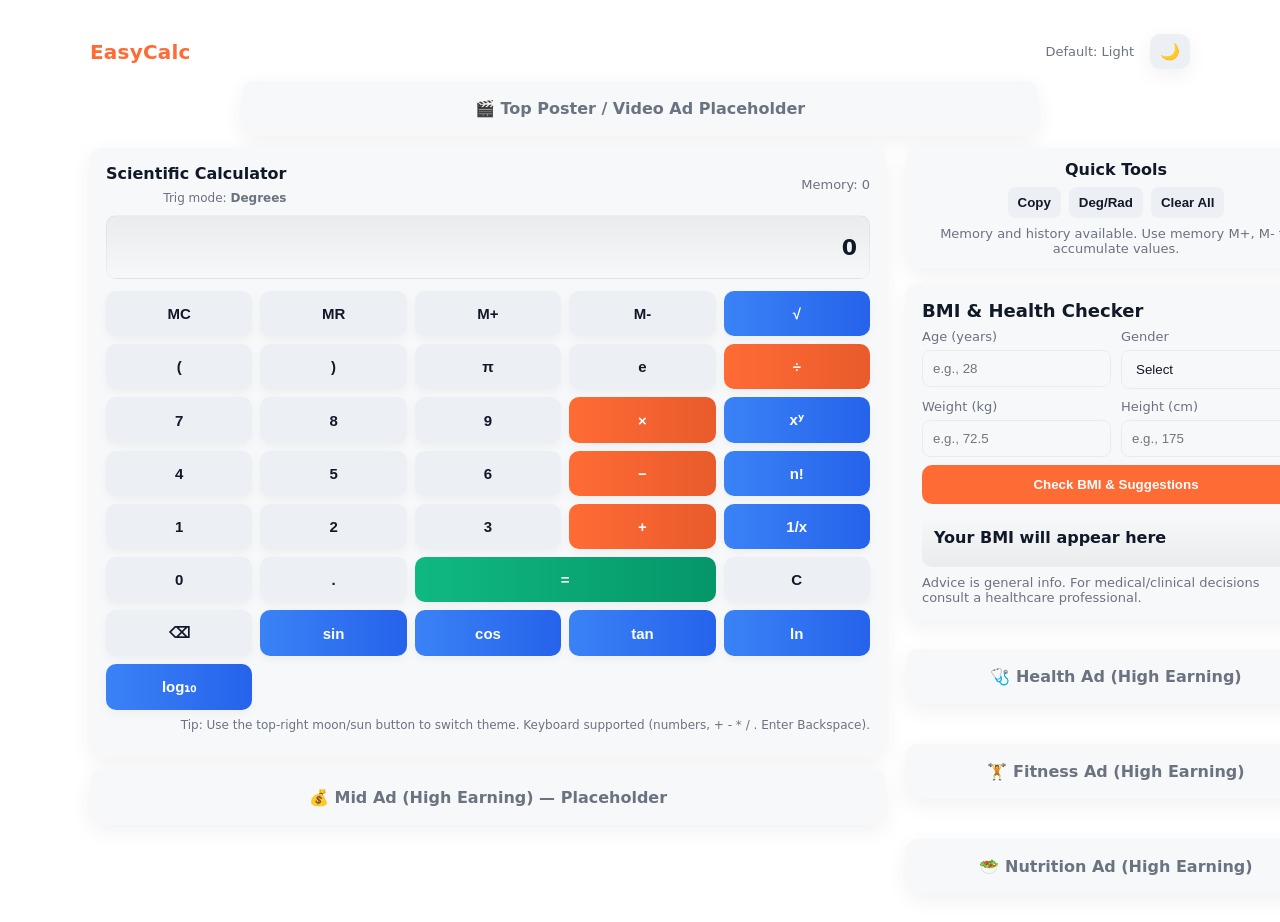
<file: Index.html>
<!DOCTYPE html>
<html lang="en">
<head>
<meta charset="utf-8" />
<meta name="viewport" content="width=device-width,initial-scale=1" />
<title>EasyCalc — Scientific + BMI</title>
<meta name="description" content="EasyCalc: modern scientific calculator + BMI checker. Dark/light mode, responsive, memory and history."/>
<style>
  /* ---------- Theme variables ---------- */
  :root{
    --bg:#ffffff; --panel:#f7f8fa; --text:#111827; --muted:#6b7280; --accent:#ff6b35;
    --btn:#eceff3; --btn-strong:#111827; --glass:rgba(0,0,0,0.05);
    --success:#16a34a; --warn:#f59e0b; --danger:#ef4444;
    --radius:12px; --shadow:0 6px 22px rgba(12,12,16,0.06);
  }
  body.dark{
    --bg:#0b1020; --panel:#0f1724; --text:#e6eef8; --muted:#94a3b8; --accent:#4dabf7;
    --btn:#111827; --btn-strong:#e6eef8; --glass:rgba(255,255,255,0.03);
    --success:#34d399; --warn:#fbbf24; --danger:#fb7185;
    --radius:12px; --shadow:0 6px 28px rgba(2,6,23,0.7);
  }

  /* ---------- Basic page ---------- */
  html,body{height:100%;margin:0;font-family:Inter, system-ui, Arial, sans-serif;background:var(--bg);color:var(--text);-webkit-font-smoothing:antialiased;}
  .container{max-width:1100px;margin:18px auto;padding:16px;}
  header.topbar{display:flex;align-items:center;justify-content:space-between;gap:12px;margin-bottom:12px;}
  .brand{font-weight:800;font-size:20px;color:var(--accent);letter-spacing:0.2px;}
  .controls{display:flex;gap:8px;align-items:center;}
  .theme-btn{background:var(--btn);border:none;padding:8px 10px;border-radius:10px;cursor:pointer;box-shadow:var(--shadow);color:var(--btn-strong);font-size:16px;}
  .theme-btn:focus{outline:2px solid var(--accent);outline-offset:2px;}

  /* ---------- Ads ---------- */
  .ad{background:var(--panel);border-radius:12px;padding:18px;margin:12px 0;box-shadow:var(--shadow);display:flex;align-items:center;justify-content:center;color:var(--muted);font-weight:600;}
  /* make ad full-width on small screens */
  .ad.ad-full { width:100%; }
  .ad.ad-centered { width:760px; max-width:100%; margin-left:auto;margin-right:auto; }

  /* ---------- Layout: calculators & ads ---------- */
  .grid{display:grid;grid-template-columns:1fr 420px;gap:20px;align-items:start;}
  /* On small screens stack */
  @media (max-width:920px){ .grid{grid-template-columns:1fr;} .ad.ad-centered{width:100%} }

  /* ---------- Scientific Calculator Panel ---------- */
  .panel{background:var(--panel);border-radius:var(--radius);padding:16px;box-shadow:var(--shadow);}
  .calc-top{display:flex;justify-content:space-between;align-items:center;margin-bottom:10px;}
  .calc-title{font-weight:700;}
  .mode{font-size:13px;color:var(--muted);}
  .display{width:100%;height:64px;border-radius:10px;background:linear-gradient(180deg,var(--glass),transparent);padding:8px 12px;box-sizing:border-box;border:1px solid rgba(0,0,0,0.04);display:flex;flex-direction:column;justify-content:center;align-items:flex-end;overflow:hidden;}
  .expr{font-size:14px;color:var(--muted);width:100%;text-align:right;white-space:nowrap;overflow:hidden;text-overflow:ellipsis;}
  .value{font-size:22px;font-weight:700;color:var(--text);width:100%;text-align:right;}
  .keys{display:grid;grid-template-columns:repeat(5,1fr);gap:8px;margin-top:12px;}
  .key{padding:14px;border-radius:10px;background:var(--btn);border:none;font-weight:600;cursor:pointer;box-shadow:0 4px 10px rgba(0,0,0,0.04);color:var(--btn-strong);font-size:15px;}
  .key.operator{background:linear-gradient(90deg,var(--accent),#e95b2b);color:white;}
  .key.scientific{background:linear-gradient(90deg,#3b82f6,#2563eb);color:white;}
  .key.equal{grid-column:span 2;background:linear-gradient(90deg,#10b981,#059669);color:white;}
  .key.wide{grid-column:span 2;}
  .small-muted{font-size:12px;color:var(--muted);margin-top:8px;text-align:right;}

  /* ---------- Right column (BMI + small calc) ---------- */
  .right-col{display:flex;flex-direction:column;gap:16px;}
  .mini-calc{background:var(--panel);padding:12px;border-radius:12px;box-shadow:var(--shadow);text-align:center;}
  .mini-row{display:flex;gap:8px;flex-wrap:wrap;justify-content:center;}
  .mini-btn{padding:8px 10px;border-radius:8px;background:var(--btn);border:none;cursor:pointer;color:var(--btn-strong);font-weight:700;}

  /* ---------- BMI Panel ---------- */
  .bmi-panel{background:var(--panel);padding:16px;border-radius:var(--radius);box-shadow:var(--shadow);}
  .bmi-grid{display:grid;grid-template-columns:1fr 1fr;gap:10px;}
  @media (max-width:520px){ .bmi-grid{grid-template-columns:1fr;} }
  label{display:block;font-size:13px;color:var(--muted);margin-bottom:6px;}
  input[type="number"], select{width:100%;padding:10px;border-radius:8px;border:1px solid rgba(0,0,0,0.05);background:transparent;color:var(--text);box-sizing:border-box;}
  .calc-btn{width:100%;padding:12px;border-radius:10px;border:none;background:var(--accent);color:white;font-weight:700;cursor:pointer;margin-top:8px;}
  .result-line{margin-top:12px;padding:12px;border-radius:10px;background:linear-gradient(180deg,transparent,var(--glass));}
  .category{font-weight:800;}
  .ad-list{display:grid;grid-template-columns:repeat(3,1fr);gap:12px;margin-top:8px;}
  @media (max-width:700px){ .ad-list{grid-template-columns:1fr;} }

  /* ---------- small helpers ---------- */
  .muted{color:var(--muted);font-size:13px;}
  .help{font-size:13px;color:var(--muted);margin-top:8px;}
  .history{max-height:120px;overflow:auto;margin-top:10px;padding-right:6px;}
  .history-entry{font-size:13px;color:var(--muted);padding:6px;border-bottom:1px dashed rgba(0,0,0,0.03);}
  .note{font-size:13px;color:var(--muted);margin-top:8px;}
</style>
</head>
<body>

<div class="container">
  <header class="topbar">
    <div class="brand">EasyCalc</div>
    <div class="controls">
      <div class="muted" style="margin-right:8px">Default: Light</div>
      <button id="themeToggle" class="theme-btn" aria-label="Toggle theme">🌙</button>
    </div>
  </header>

  <!-- Ad 1: Poster / Video (top) -->
  <div class="ad ad-centered" id="ad-top">🎬 Top Poster / Video Ad Placeholder</div>

  <!-- Main grid: left = big calc + mid ad, right = BMI + mini tools -->
  <div class="grid">
    <!-- LEFT column -->
    <div>
      <!-- Scientific Calculator Panel -->
      <div class="panel">
        <div class="calc-top">
          <div>
            <div class="calc-title">Scientific Calculator</div>
            <div class="mode small-muted" id="angleModeLabel">Trig mode: <strong>Degrees</strong></div>
          </div>
          <div class="muted">Memory: <span id="memLabel">0</span></div>
        </div>

        <div id="displayPanel" class="display" aria-live="polite">
          <div id="expr" class="expr"></div>
          <div id="value" class="value">0</div>
        </div>

        <div class="keys" role="group" aria-label="Calculator keys">
          <!-- Row 1 -->
          <button class="key" onclick="press('MC')">MC</button>
          <button class="key" onclick="press('MR')">MR</button>
          <button class="key" onclick="press('M+')">M+</button>
          <button class="key" onclick="press('M-')">M-</button>
          <button class="key scientific" onclick="press('sqrt')">√</button>

          <!-- Row 2 -->
          <button class="key" onclick="press('(')">(</button>
          <button class="key" onclick="press(')')">)</button>
          <button class="key" onclick="press('pi')">π</button>
          <button class="key" onclick="press('e')">e</button>
          <button class="key operator" onclick="press('/')">÷</button>

          <!-- Row 3 -->
          <button class="key" onclick="press('7')">7</button>
          <button class="key" onclick="press('8')">8</button>
          <button class="key" onclick="press('9')">9</button>
          <button class="key operator" onclick="press('*')">×</button>
          <button class="key scientific" onclick="press('pow')">xʸ</button>

          <!-- Row 4 -->
          <button class="key" onclick="press('4')">4</button>
          <button class="key" onclick="press('5')">5</button>
          <button class="key" onclick="press('6')">6</button>
          <button class="key operator" onclick="press('-')">−</button>
          <button class="key scientific" onclick="press('fact')">n!</button>

          <!-- Row 5 -->
          <button class="key" onclick="press('1')">1</button>
          <button class="key" onclick="press('2')">2</button>
          <button class="key" onclick="press('3')">3</button>
          <button class="key operator" onclick="press('+')">+</button>
          <button class="key scientific" onclick="press('inv')">1/x</button>

          <!-- Row 6 -->
          <button class="key" onclick="press('0')">0</button>
          <button class="key" onclick="press('.')">.</button>
          <button class="key wide equal" onclick="press('=')">=</button>
          <button class="key" onclick="press('C')">C</button>
          <button class="key" onclick="press('DEL')">⌫</button>

          <!-- Row 7 (extra trig/log) -->
          <button class="key scientific" onclick="press('sin')">sin</button>
          <button class="key scientific" onclick="press('cos')">cos</button>
          <button class="key scientific" onclick="press('tan')">tan</button>
          <button class="key scientific" onclick="press('ln')">ln</button>
          <button class="key scientific" onclick="press('log')">log₁₀</button>
        </div>

        <div class="small-muted">Tip: Use the top-right moon/sun button to switch theme. Keyboard supported (numbers, + - * / . Enter Backspace).</div>

        <div class="history" id="history"></div>
      </div>

      <!-- Mid ad (high earning) -->
      <div class="ad ad-centered" id="ad-mid">💰 Mid Ad (High Earning) — Placeholder</div>

    </div>

    <!-- RIGHT column -->
    <aside class="right-col">
      <!-- small utilities -->
      <div class="mini-calc panel">
        <div style="font-weight:700;margin-bottom:8px">Quick Tools</div>
        <div class="mini-row">
          <button class="mini-btn" onclick="copyResult()">Copy</button>
          <button class="mini-btn" onclick="toggleAngle()">Deg/Rad</button>
          <button class="mini-btn" onclick="clearAll()">Clear All</button>
        </div>
        <div class="help">Memory and history available. Use memory M+, M- to accumulate values.</div>
      </div>

      <!-- BMI panel -->
      <div class="bmi-panel panel" id="bmiPanel">
        <div style="font-weight:800;font-size:18px;margin-bottom:8px">BMI & Health Checker</div>
        <div class="bmi-grid">
          <div>
            <label for="age">Age (years)</label>
            <input id="age" type="number" min="1" placeholder="e.g., 28">
          </div>
          <div>
            <label for="gender">Gender</label>
            <select id="gender">
              <option value="">Select</option>
              <option value="male">Male</option>
              <option value="female">Female</option>
              <option value="other">Other</option>
            </select>
          </div>

          <div>
            <label for="weight">Weight (kg)</label>
            <input id="weight" type="number" min="1" step="0.1" placeholder="e.g., 72.5">
          </div>
          <div>
            <label for="height">Height (cm)</label>
            <input id="height" type="number" min="30" step="0.1" placeholder="e.g., 175">
          </div>
        </div>

        <button class="calc-btn" onclick="runBMI()">Check BMI & Suggestions</button>

        <div class="result-line">
          <div id="bmiResult" style="font-weight:800">Your BMI will appear here</div>
          <div id="bmiRange" class="muted" style="margin-top:6px"></div>
          <div id="bmiAdvice" style="margin-top:8px"></div>
        </div>

        <div class="note muted">Advice is general info. For medical/clinical decisions consult a healthcare professional.</div>
      </div>

      <!-- bottom 3 ads (high earning) -->
      <div class="ad ad-full" id="ad-bottom-1">🩺 Health Ad (High Earning)</div>
      <div class="ad ad-full" id="ad-bottom-2">🏋️ Fitness Ad (High Earning)</div>
      <div class="ad ad-full" id="ad-bottom-3">🥗 Nutrition Ad (High Earning)</div>
    </aside>
  </div>
</div>

<script>
/* ---------- State ---------- */
let expr = '';            // shown expression string
let displayValue = '0';   // shown numeric/current
let mem = 0;              // memory
let historyArr = [];      // history entries
let angleMode = 'DEG';    // DEG or RAD

/* ---------- Helpers ---------- */
function updateDisplay(){
  document.getElementById('expr').textContent = expr;
  document.getElementById('value').textContent = displayValue;
}
function pushHistory(line){
  historyArr.unshift(line);
  const hist = document.getElementById('history');
  hist.innerHTML = historyArr.slice(0,20).map(h => `<div class="history-entry">${h}</div>`).join('');
}

/* ---------- Secure-ish eval ----------
   Convert ^ to **, allow numbers, operators and parentheses.
   We still use Function() to evaluate expression in page context.
*/
function safeEvaluate(s){
  // Replace Unicode multiply/divide with JS operators
  s = s.replace(/×/g,'*').replace(/÷/g,'/').replace(/–/g,'-').replace(/−/g,'-');
  // Replace ^ with **
  s = s.replace(/\^/g,'**');
  // Allow scientific function tokens: sin,cos,tan,log,ln,sqrt,pi,e,fact,inv
  // Map to Math equivalents or custom
  // Prevent letters other than allowed tokens
  const allowed = /^[0-9+\-*/().,\s*eEPIpi\*\^]+|[a-zA-Z_\-()]+/;
  // We'll build a small sandboxed expression by replacing recognized tokens
  s = s.replace(/\bsin\(/gi, 'Math.sin(')
       .replace(/\bcos\(/gi, 'Math.cos(')
       .replace(/\btan\(/gi, 'Math.tan(')
       .replace(/\blog\(/gi, 'Math.log10(')
       .replace(/\bln\(/gi, 'Math.log(')
       .replace(/\bsqrt\(/gi, 'Math.sqrt(')
       .replace(/\bpi\b/gi, '('+Math.PI+')')
       .replace(/\be\b/gi, '('+Math.E+')');

  // Handle factorial token 'fact(n)' or n!
  // For simplicity, replace instances of number! with factorial(number)
  s = s.replace(/(\d+(\.\d+)?)\s*!/g, 'fact($1)');

  // Replace unary percent (like 50%) -> (50/100)
  s = s.replace(/(\d+(\.\d+)?)%/g, '($1/100)');

  // Insert degree->radian conversion for trig if in DEG mode: sin(30) -> Math.sin(30*(Math.PI/180))
  if(angleMode === 'DEG'){
    s = s.replace(/Math\.sin\(\s*([^\)]+)\)/g, 'Math.sin(($1)*Math.PI/180)');
    s = s.replace(/Math\.cos\(\s*([^\)]+)\)/g, 'Math.cos(($1)*Math.PI/180)');
    s = s.replace(/Math\.tan\(\s*([^\)]+)\)/g, 'Math.tan(($1)*Math.PI/180)');
  }

  // attach helper functions in scope
  const funcBody = `
    const fact = (n) => {
      n = Math.floor(n);
      if(n < 0) throw 'Factorial of negative';
      if(n===0 || n===1) return 1;
      let r=1;
      for(let i=2;i<=n;i++) r*=i;
      return r;
    };
    const Math_log10 = Math.log10 || ((x)=>Math.log(x)/Math.LN10);
    const Math_log = Math.log;
    const Math_sqrt = Math.sqrt;
    return (${s});
  `;
  try{
    return Function(funcBody)();
  }catch(err){
    throw err;
  }
}

/* ---------- Calculator actions ---------- */
function press(key){
  // special keys
  if(key === 'C'){
    expr = ''; displayValue = '0'; updateDisplay(); return;
  }
  if(key === 'DEL'){
    if(expr.length) expr = expr.slice(0,-1); updateDisplay(); return;
  }
  if(key === '='){
    if(!expr) return;
    try{
      const res = safeEvaluate(expr);
      pushHistory(`${expr} = ${res}`);
      displayValue = (Number.isFinite(res) ? String(res) : 'Error');
      expr = String(res);
      updateDisplay();
    }catch(e){
      displayValue = 'Error';
      updateDisplay();
    }
    return;
  }
  if(key === 'M+'){ mem = Number(mem) + Number(expr || displayValue || 0); document.getElementById('memLabel').textContent = mem; return; }
  if(key === 'M-'){ mem = Number(mem) - Number(expr || displayValue || 0); document.getElementById('memLabel').textContent = mem; return; }
  if(key === 'MR'){ expr = String(mem); displayValue = String(mem); updateDisplay(); return; }
  if(key === 'MC'){ mem = 0; document.getElementById('memLabel').textContent = mem; return; }

  if(key === 'pi'){ expr += 'pi'; updateDisplay(); return; }
  if(key === 'e'){ expr += 'e'; updateDisplay(); return; }
  if(key === 'sqrt'){ expr += 'sqrt('; updateDisplay(); return; }
  if(key === 'pow'){ expr += '^'; updateDisplay(); return; } // user-friendly; later converted
  if(key === 'fact'){ expr += '!'; updateDisplay(); return; }
  if(key === 'inv'){ expr += '1/('; updateDisplay(); return; }

  // trig & logs: wrap calls
  if(['sin','cos','tan','ln','log'].includes(key)){
    expr += key + '(';
    updateDisplay();
    return;
  }

  // default: append number/operator
  expr += String(key);
  updateDisplay();
}

/* ---------- Utility functions ---------- */
function clearAll(){
  expr=''; displayValue='0'; mem=0; historyArr=[]; pushHistory('Cleared'); document.getElementById('memLabel').textContent = 0; updateDisplay(); document.getElementById('history').innerHTML='';
}
function copyResult(){
  const text = displayValue;
  navigator.clipboard && navigator.clipboard.writeText(text).then(()=>{ alert('Result copied: '+text); }, ()=>{ alert('Copy failed'); });
}
function toggleAngle(){
  angleMode = (angleMode==='DEG') ? 'RAD' : 'DEG';
  document.getElementById('angleModeLabel').innerHTML = `Trig mode: <strong>${angleMode==='DEG'?'Degrees':'Radians'}</strong>`;
}

/* ---------- Keyboard support ---------- */
document.addEventListener('keydown', (e)=>{
  if(e.key >= '0' && e.key <= '9'){ press(e.key); e.preventDefault(); return; }
  if(['+','-','*','/','(',')','.','%'].includes(e.key)){ press(e.key); e.preventDefault(); return; }
  if(e.key === 'Enter'){ press('='); e.preventDefault(); return; }
  if(e.key === 'Backspace'){ press('DEL'); e.preventDefault(); return; }
  if(e.key === 'Escape'){ press('C'); e.preventDefault(); return; }
});

/* ---------- BMI logic ---------- */
function runBMI(){
  const age = Number(document.getElementById('age').value);
  const gender = document.getElementById('gender').value;
  const weight = Number(document.getElementById('weight').value);
  const heightCm = Number(document.getElementById('height').value);

  const res = document.getElementById('bmiResult');
  const rangeEl = document.getElementById('bmiRange');
  const advice = document.getElementById('bmiAdvice');

  // validation
  if(!age || !weight || !heightCm || !gender){
    res.textContent = 'Please fill age, gender, weight and height.';
    rangeEl.textContent = ''; advice.innerHTML = ''; return;
  }
  if(age <= 5 || age > 120){
    res.textContent = 'Please enter a valid age.';
    return;
  }

  const height = heightCm/100;
  const bmi = +(weight/(height*height));
  const bmiRounded = Math.round(bmi*10)/10;

  res.textContent = `BMI: ${bmiRounded}`;

  // Healthy ranges: generic adult chart
  const healthyMin = 18.5, healthyMax = 24.9;
  let category = '', color='', tipsHTML='';

  if(bmi < 18.5){ category = 'Underweight'; color = 'var(--warn)';
    // suggested healthy weight range
    const minWeight = Math.round(healthyMin * height * height * 10)/10;
    const maxWeight = Math.round(healthyMax * height * height * 10)/10;
    rangeEl.textContent = `Healthy weight range for your height: ${minWeight} kg — ${maxWeight} kg.`;
    // actionable suggestions (natural)
    tipsHTML = `<strong>Suggestions (Underweight):</strong>
      <ul>
        <li>Increase calorie intake with nutrient-dense foods: nuts, dairy, eggs, lean meats, legumes.</li>
        <li>Prefer 5–6 small meals + snacks; include protein with each meal.</li>
        <li>Light resistance training 2–3×/week to gain lean mass.</li>
        <li>Aim to gain 0.25–0.5 kg/week (safe). Focus on consistent, gradual gain.</li>
      </ul>`;
  }
  else if(bmi >= 18.5 && bmi <= 24.9){ category = 'Normal (Healthy)'; color='var(--success)';
    rangeEl.textContent = `Great — maintain your weight in this range.`;
    tipsHTML = `<strong>Suggestions (Healthy):</strong>
      <ul>
        <li>Keep balanced diet: whole grains, vegetables, lean protein, healthy fats.</li>
        <li>150 min/week moderate activity (or 75 min/week vigorous) + strength 2×/week.</li>
        <li>Monitor weight monthly and maintain sleep/hydration habits.</li>
      </ul>`;
  }
  else if(bmi >= 25 && bmi < 30){ category = 'Overweight'; color='var(--warn)';
    // compute target to reach BMI 24.9
    const targetWeight = Math.round((24.9 * height * height)*10)/10;
    const diff = Math.round((weight - targetWeight)*10)/10;
    rangeEl.textContent = `Target: reach ~${targetWeight} kg (lose ~${diff} kg).`;
    tipsHTML = `<strong>Suggestions (Overweight):</strong>
      <ul>
        <li>Reduce caloric intake by ~300–500 kcal/day for gradual loss (~0.25–0.5 kg/week).</li>
        <li>Prioritize whole foods, reduce sugary drinks & refined carbs.</li>
        <li>Aim for 150–300 min/week moderate activity + strength training.</li>
        <li>Set weekly goals (e.g., 0.3 kg/week) and track progress.</li>
      </ul>`;
  }
  else { category='Obese'; color='var(--danger)';
    const targetWeight = Math.round((24.9 * height * height)*10)/10;
    const diff = Math.round((weight - targetWeight)*10)/10;
    rangeEl.textContent = `Target (to reach BMI 24.9): ~${targetWeight} kg (lose ${diff} kg).`;
    tipsHTML = `<strong>Suggestions (Obese):</strong>
      <ul>
        <li>Consider consulting a healthcare professional for personalized plan.</li>
        <li>Adopt calorie deficit (careful, supervised if large), aim 0.25–0.5 kg/week initially.</li>
        <li>Introduce daily movement, increase to 200–300 min/week over time.</li>
        <li>Focus on sleep, stress management and consistent meal patterns.</li>
      </ul>`;
  }

  // weekly plan example if overweight/obese
  let planHTML = '';
  if(bmi >= 25){
    const safeWeekly = 0.35; // kg per week
    const weeks = Math.ceil((weight - (24.9*height*height)) / safeWeekly);
    planHTML = `<div style="margin-top:8px;font-size:13px" class="muted">
      Example plan: With ~${safeWeekly} kg/week loss, estimated ${weeks} week(s) to reach BMI 24.9. (This is approximate.)
    </div>`;
  } else if(bmi < 18.5){
    const safeGain = 0.3;
    const minWeight = healthyMin * height * height;
    const weeks = Math.ceil((minWeight - weight) / safeGain);
    planHTML = `<div style="margin-top:8px;font-size:13px" class="muted">
      Example plan: With ~${safeGain} kg/week gain, estimated ${weeks} week(s) to reach lower healthy weight. Focus on quality calories.
    </div>`;
  }

  // Update UI
  document.getElementById('bmiResult').innerHTML = `BMI: <span class="category" style="color:${color}">${bmiRounded} — ${category}</span>`;
  document.getElementById('bmiAdvice').innerHTML = tipsHTML + planHTML;
}

/* ---------- Theme toggle (top-right) ---------- */
const themeBtn = document.getElementById('themeToggle');
function setThemeFromPref(pref){
  if(pref === 'dark') document.body.classList.add('dark'), themeBtn.textContent='☀️';
  else document.body.classList.remove('dark'), themeBtn.textContent='🌙';
}
const saved = localStorage.getItem('easycalc-theme') || 'light';
setThemeFromPref(saved);
themeBtn.addEventListener('click', ()=>{
  document.body.classList.toggle('dark');
  const now = document.body.classList.contains('dark') ? 'dark' : 'light';
  localStorage.setItem('easycalc-theme', now);
  themeBtn.textContent = now === 'dark' ? '☀️' : '🌙';
});

/* ---------- Responsive ad behavior: make full width on small screens ---------- */
function adjustAds(){
  const w = window.innerWidth;
  // if narrow, all ads full width; else keep centered widths for top/mid and full for bottom cluster
  const adTop = document.getElementById('ad-top');
  const adMid = document.getElementById('ad-mid');
  const adB1 = document.getElementById('ad-bottom-1');
  const adB2 = document.getElementById('ad-bottom-2');
  const adB3 = document.getElementById('ad-bottom-3');

  if(w <= 700){
    adTop.classList.remove('ad-centered'); adTop.classList.add('ad-full');
    adMid.classList.remove('ad-centered'); adMid.classList.add('ad-full');
    adB1.classList.add('ad-full'); adB2.classList.add('ad-full'); adB3.classList.add('ad-full');
  } else {
    adTop.classList.remove('ad-full'); adTop.classList.add('ad-centered');
    adMid.classList.remove('ad-full'); adMid.classList.add('ad-centered');
    adB1.classList.remove('ad-full'); adB2.classList.remove('ad-full'); adB3.classList.remove('ad-full');
  }
}
window.addEventListener('resize', adjustAds);
adjustAds();

/* ---------- Accessibility: announce theme on load ---------- */
window.addEventListener('load', ()=>{ 
  const theme = document.body.classList.contains('dark') ? 'dark' : 'light';
  console.log('EasyCalc loaded. Theme:', theme);
});
</script>
</body>
</html>
</file>
